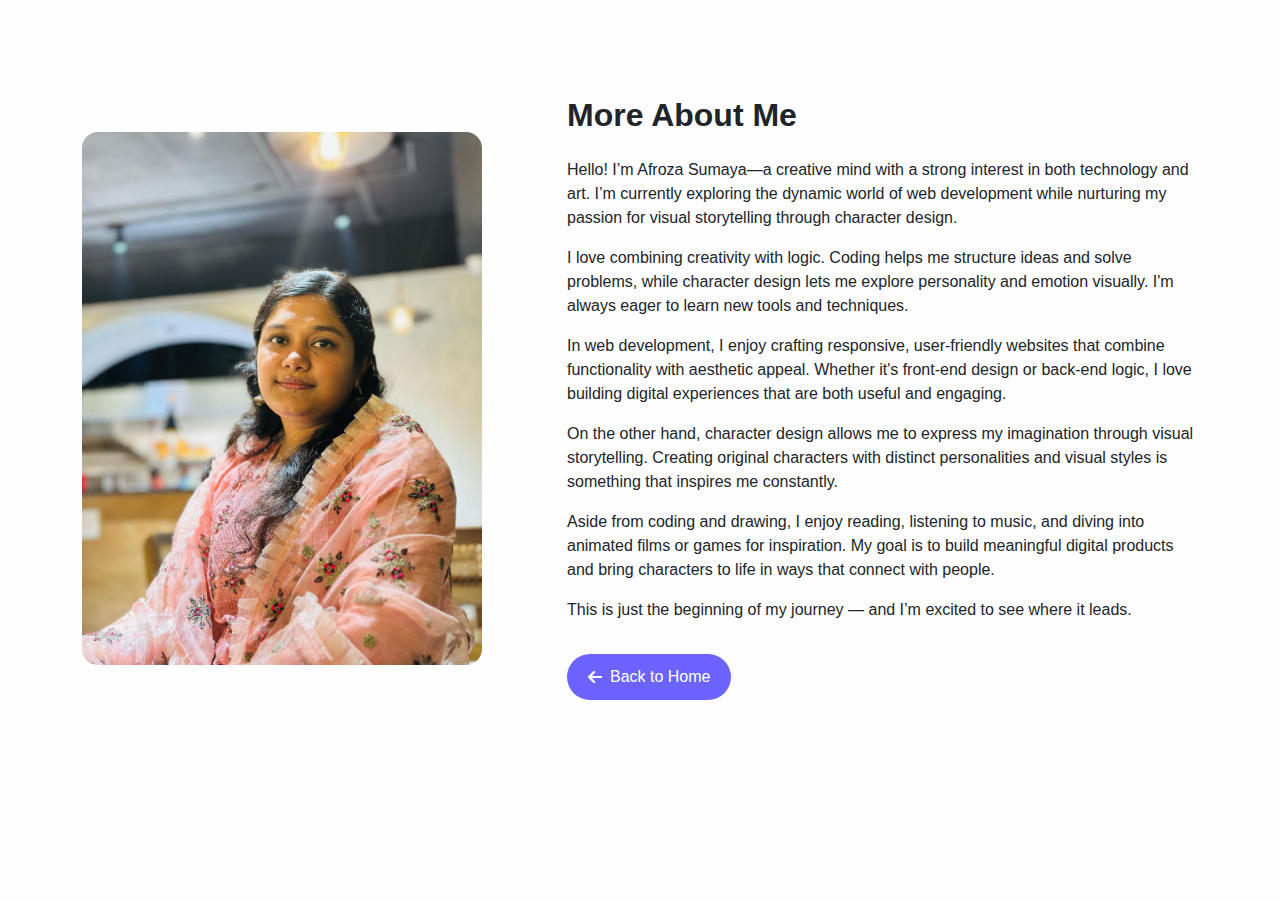
<file: more-about.html>
<!DOCTYPE html>
<html lang="en">
<head>
  <meta charset="UTF-8" />
  <meta name="viewport" content="width=device-width, initial-scale=1.0"/>
  <title>More About Afroza Sumaya</title>
  <link rel="stylesheet" href="https://cdnjs.cloudflare.com/ajax/libs/bootstrap/5.3.0/css/bootstrap.min.css" />
  <link rel="stylesheet" href="https://cdnjs.cloudflare.com/ajax/libs/font-awesome/6.4.0/css/all.min.css" />
  <style>
    body {
      font-family: 'Segoe UI', sans-serif;
      background-color: #fdfdfd;
    }
    .content-title {
      font-size: 2rem;
      font-weight: 700;
    }
    .btn-custom {
      background-color: #6c63ff;
      color: #fff;
      padding: 10px 20px;
      border-radius: 25px;
      transition: 0.3s ease;
    }
    .btn-custom:hover {
      background-color: #574fd6;
    }
  </style>
</head>
<body>

<!-- More About Section -->
<section class="py-5 my-5">
  <div class="container">
    <div class="row g-lg-5 align-items-center">
      <div class="col-md-5">
        <img src="images/photo_2025-08-01_01-14-21.jpg" class="img-fluid rounded-4" alt="Afroza Sumaya" style="width:400px;"/>
      </div>
      <div class="col-md-7">
        <h2 class="content-title mb-4">More About Me</h2>
        <p>
          Hello! I’m Afroza Sumaya—a creative mind with a strong interest in both technology and art.
          I’m currently exploring the dynamic world of web development while nurturing my passion for visual storytelling through character design.
        </p>
        <p>
          I love combining creativity with logic. Coding helps me structure ideas and solve problems, while character design lets me explore personality and emotion visually.
          I'm always eager to learn new tools and techniques.
        </p>
        <p>
           In web development, I enjoy crafting responsive, user-friendly websites that combine functionality with aesthetic appeal.
            Whether it's front-end design or back-end logic, I love building digital experiences that are both useful and engaging.
        </p>
        <p>
          On the other hand, character design allows me to express my imagination through visual storytelling.
            Creating original characters with distinct personalities and visual styles is something that inspires me constantly. 
        </p>
        <p>
          Aside from coding and drawing, I enjoy reading, listening to music, and diving into animated films or games for inspiration.
          My goal is to build meaningful digital products and bring characters to life in ways that connect with people.
        </p>
        <p>
          This is just the beginning of my journey — and I’m excited to see where it leads.
        </p>
        <a href="index.html" class="btn btn-custom mt-3 d-inline-flex align-items-center gap-2">
          <i class="fas fa-arrow-left"></i>
          <span>Back to Home</span>
        </a>
      </div>
    </div>
  </div>
</section>

</body>
</html>
</file>
